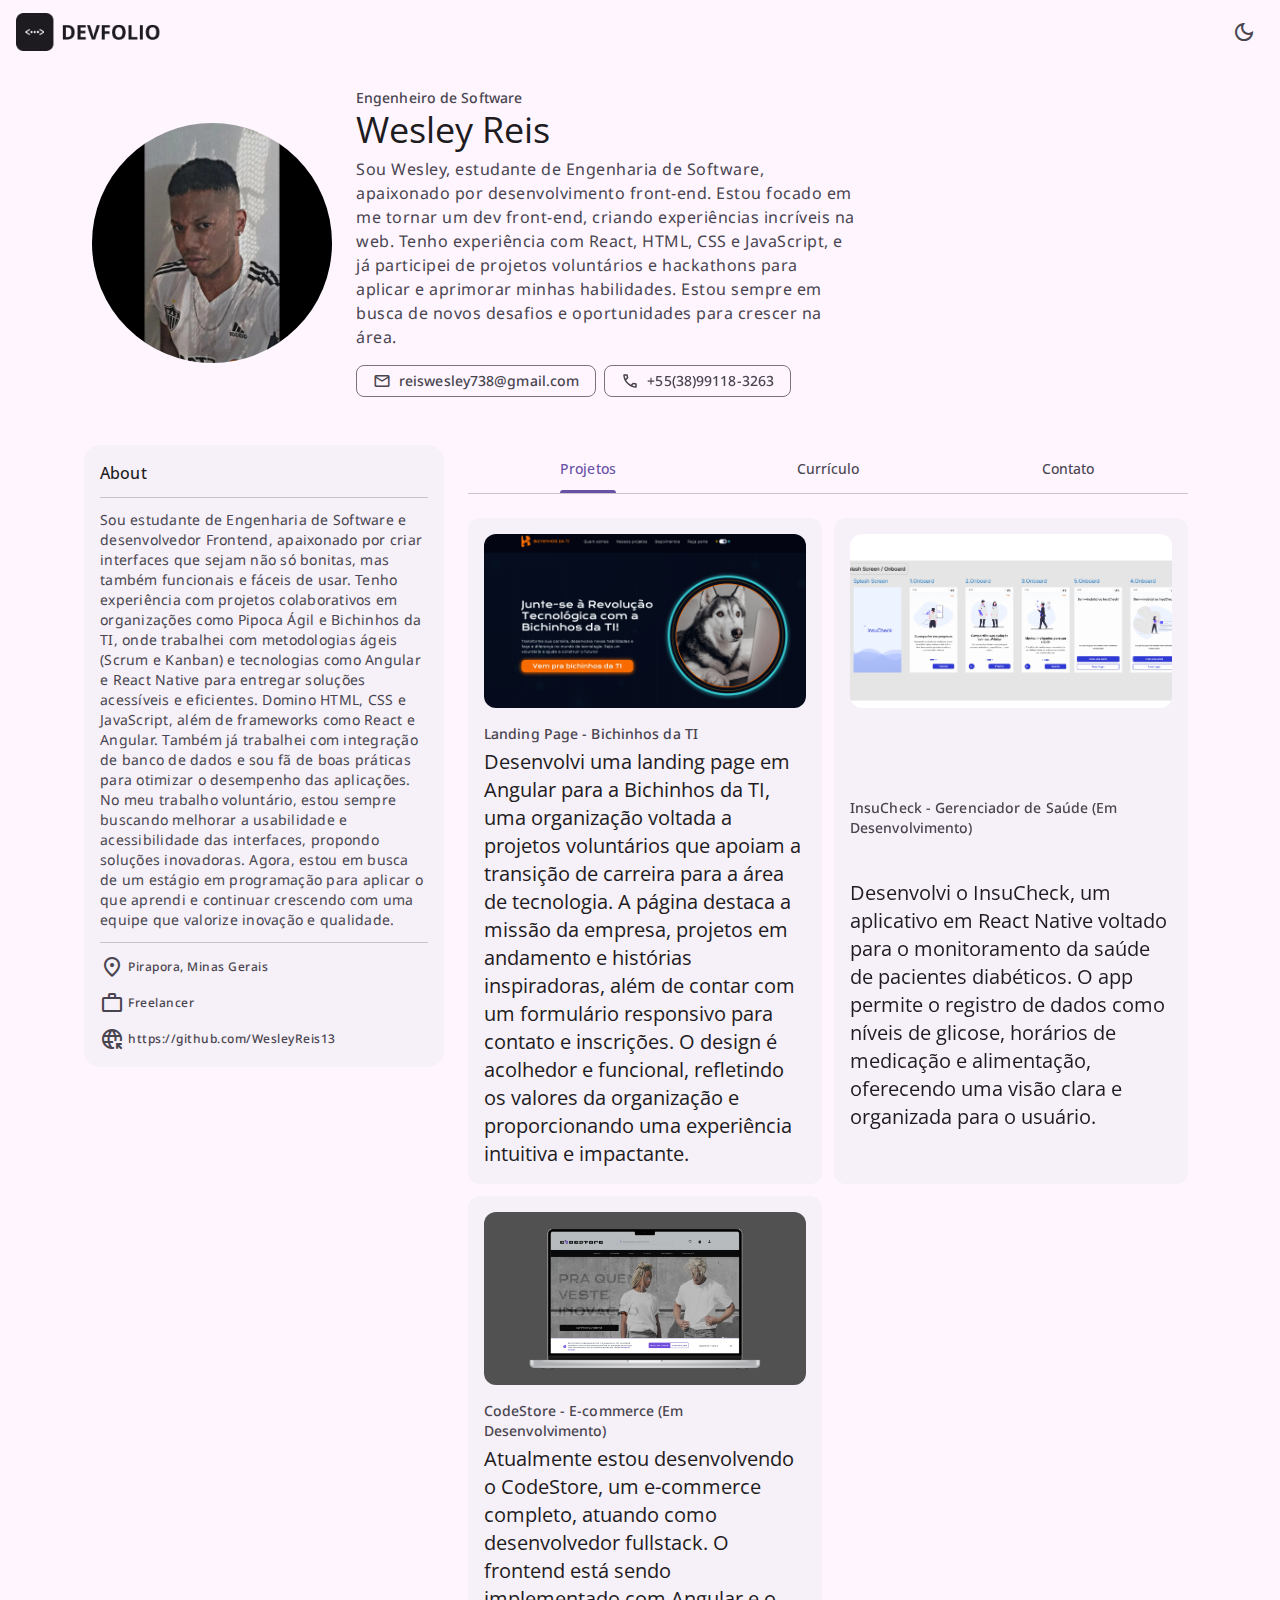
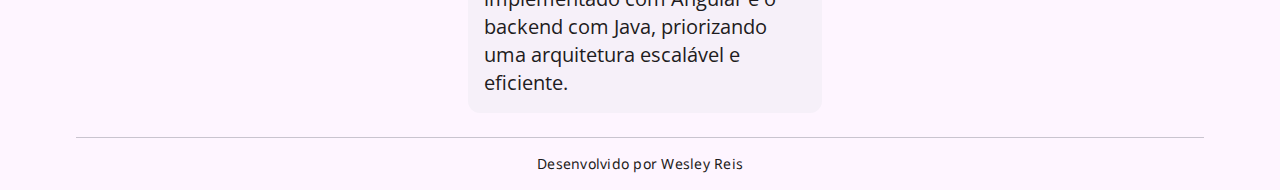
<file: index.html>
<!DOCTYPE html>
<html lang="pt-br" data-theme="dark">
  <head>
    <meta charset=" UTF-8" />
    <meta name="viewport" content="width=device-width, initial-scale=1.0" />

    <!-- 
    - meta tags
  -->
    <title>Devfolio - A software engineer portfolio</title>
    <meta name="title" content="Devfolio - A software engineer portfolio" />
    <meta
      name="description"
      content="This is a personal portfolio made by codewithsadee"
    />

    <!-- 
    - favicon
  -->
    <link rel="shortcut icon" href="./favicon.svg" type="image/svg+xml" />

    <!-- 
    - google font link
  -->
    <link rel="preconnect" href="https://fonts.googleapis.com" />
    <link rel="preconnect" href="https://fonts.gstatic.com" crossorigin />
    <link
      href="https://fonts.googleapis.com/css2?family=Noto+Sans:wght@400;500&family=Open+Sans:wght@400;500&display=swap"
      rel="stylesheet"
    />

    <!-- 
    - material icon link
  -->
    <link
      rel="stylesheet"
      href="https://fonts.googleapis.com/css2?family=Material+Symbols+Outlined:opsz,wght,FILL,GRAD@24,400,0,0"
    />

    <!-- 
    - custom css link
  -->
    <link rel="stylesheet" href="./css/style.css" />
  </head>

  <body>
    <!-- 
    - #TOP BAR
  -->

    <header class="topbar">
      <a href="#" class="logo">
        <img
          src="./assets/images/Logo_dark.png"
          alt="Devfolio"
          width="145"
          height="32"
          class="dark"
        />
        <img
          src="./assets/images/Logo_light.png"
          alt="Devfolio"
          width="145"
          height="32"
          class="light"
        />
      </a>

      <button class="icon-btn theme-btn" data-theme-btn>
        <span class="material-symbols-outlined dark" aria-hidden="true">
          dark_mode
        </span>
        <span class="material-symbols-outlined light" aria-hidden="true">
          light_mode
        </span>

        <div class="state-layer"></div>
      </button>
    </header>

    <main>
      <article>
        <!-- 
        - #HERO
      -->

        <section class="section hero">
          <div class="container">
            <figure
              class="hero-banner img-holder"
              style="--width: 240; --height: 240"
            >
              <img
                src="./assets/images/wesley.jpeg"
                width="240"
                height="240"
                alt="Ahmed Khalid"
                class="img-cover"
              />
            </figure>

            <div class="hero-content">
              <span class="label-large section-subtitle"
                >Engenheiro de Software</span
              >

              <h1 class="display-small">Wesley Reis</h1>

              <p class="body-large section-text">
                Sou Wesley, estudante de Engenharia de Software, apaixonado por
                desenvolvimento front-end. Estou focado em me tornar um dev
                front-end, criando experiências incríveis na web. Tenho
                experiência com React, HTML, CSS e JavaScript, e já participei
                de projetos voluntários e hackathons para aplicar e aprimorar
                minhas habilidades. Estou sempre em busca de novos desafios e
                oportunidades para crescer na área.
              </p>

              <div class="btn-wrapper">
                <a href="mailto:reiswesley738@gmail.com" class="chip">
                  <span class="material-symbols-outlined" aria-hidden="true">
                    mail
                  </span>

                  <span class="label-large">reiswesley738@gmail.com</span>

                  <div class="state-layer"></div>
                </a>

                <a href="https://wa.me/5538991183263?text=" class="chip">
                  <span class="material-symbols-outlined" aria-hidden="true">
                    call
                  </span>

                  <span class="label-large">+55(38)99118-3263</span>

                  <div class="state-layer"></div>
                </a>
              </div>
            </div>
          </div>
        </section>

        <!-- 
        - #MAIN CONTENT
      -->

        <div class="article">
          <div class="about-card">
            <h2 class="card-title title-medium">About</h2>

            <p class="body-medium card-text">
              Sou estudante de Engenharia de Software e desenvolvedor Frontend,
              apaixonado por criar interfaces que sejam não só bonitas, mas
              também funcionais e fáceis de usar. Tenho experiência com projetos
              colaborativos em organizações como Pipoca Ágil e Bichinhos da TI,
              onde trabalhei com metodologias ágeis (Scrum e Kanban) e
              tecnologias como Angular e React Native para entregar soluções
              acessíveis e eficientes. Domino HTML, CSS e JavaScript, além de
              frameworks como React e Angular. Também já trabalhei com
              integração de banco de dados e sou fã de boas práticas para
              otimizar o desempenho das aplicações. No meu trabalho voluntário,
              estou sempre buscando melhorar a usabilidade e acessibilidade das
              interfaces, propondo soluções inovadoras. Agora, estou em busca de
              um estágio em programação para aplicar o que aprendi e continuar
              crescendo com uma equipe que valorize inovação e qualidade.
            </p>

            <ul class="about-list">
              <li class="list-item">
                <span class="material-symbols-outlined" aria-hidden="true">
                  location_on
                </span>

                <span class="label-medium">Pirapora, Minas Gerais</span>
              </li>

              <li class="list-item">
                <span class="material-symbols-outlined" aria-hidden="true">
                  work
                </span>

                <span class="label-medium">Freelancer</span>
              </li>

              <li class="list-item">
                <span class="material-symbols-outlined" aria-hidden="true">
                  captive_portal
                </span>

                <a href="https://github.com/WesleyReis13" class="label-medium"
                  >https://github.com/WesleyReis13</a
                >
              </li>
            </ul>
          </div>

          <div>
            <!-- 
            - #PRIMARY TABS
          -->

            <div class="primary-tabs">
              <button class="tab-btn active" data-tab-btn="project">
                <span class="tab-text title-small">Projetos</span>

                <div class="state-layer"></div>
              </button>

              <button class="tab-btn" data-tab-btn="resume">
                <span class="tab-text title-small">Currículo</span>

                <div class="state-layer"></div>
              </button>

              <button class="tab-btn" data-tab-btn="contact">
                <span class="tab-text title-small">Contato</span>

                <div class="state-layer"></div>
              </button>
            </div>

            <!-- 
            - #PORJECT
          -->

            <section
              class="section tab-content active"
              data-tab-content="project"
            >
              <div class="container">
                <div class="project-list">
                  <div class="card">
                    <figure
                      class="card-banner img-holder"
                      style="--width: 334; --height: 180"
                    >
                      <img
                        src="./assets/images/LpImage.png"
                        alt="Landing Page para fotógrafo"
                        width="334"
                        height="180"
                        class="img-cover"
                      />
                    </figure>

                    <div class="card-content">
                      <span class="label-large card-subtitle"
                        >Landing Page - Bichinhos da TI</span
                      >

                      <h3 class="title-large card-title">
                        Desenvolvi uma landing page em Angular para a Bichinhos
                        da TI, uma organização voltada a projetos voluntários
                        que apoiam a transição de carreira para a área de
                        tecnologia. A página destaca a missão da empresa,
                        projetos em andamento e histórias inspiradoras, além de
                        contar com um formulário responsivo para contato e
                        inscrições. O design é acolhedor e funcional, refletindo
                        os valores da organização e proporcionando uma
                        experiência intuitiva e impactante.
                      </h3>
                    </div>

                    <a
                      href="https://github.com/Bichinhos-da-TI/bichinhos-da-ti-lp"
                      class="state-layer"
                    ></a>
                  </div>

                  <div class="card">
                    <figure
                      class="card-banner img-holder"
                      style="--width: 334; --height: 180"
                    >
                      <img
                        src="./assets/images/InsuCheckImage.png"
                        alt="Cook.io - Recipe App"
                        width="334"
                        height="180"
                        class="img-cover"
                      />
                    </figure>

                    <div class="card-content">
                      <span class="label-large card-subtitle"
                        >InsuCheck - Gerenciador de Saúde (Em
                        Desenvolvimento)</span
                      >

                      <h3 class="title-large card-title">
                        Desenvolvi o InsuCheck, um aplicativo em React Native
                        voltado para o monitoramento da saúde de pacientes
                        diabéticos. O app permite o registro de dados como
                        níveis de glicose, horários de medicação e alimentação,
                        oferecendo uma visão clara e organizada para o usuário.
                      </h3>
                    </div>

                    <a
                      href="https://github.com/Ameglebm/AppPipocaAgil"
                      class="state-layer"
                    ></a>
                  </div>

                  <div class="card">
                    <figure
                      class="card-banner img-holder"
                      style="--width: 334; --height: 180"
                    >
                      <img
                        src="./assets/images/CodeStoreImage.png"
                        alt="CodeStoreImage"
                        width="334"
                        height="180"
                        class="img-cover"
                      />
                    </figure>

                    <div class="card-content">
                      <span class="label-large card-subtitle"
                        >CodeStore - E-commerce (Em Desenvolvimento)</span
                      >

                      <h3 class="title-large card-title">
                        Atualmente estou desenvolvendo o CodeStore, um
                        e-commerce completo, atuando como desenvolvedor
                        fullstack. O frontend está sendo implementado com
                        Angular e o backend com Java, priorizando uma
                        arquitetura escalável e eficiente.
                      </h3>
                    </div>

                    <a
                      href="https://github.com/Bichinhos-da-TI/ecommerce-frontend"
                      class="state-layer"
                    ></a>
                  </div>
                </div>
              </div>
            </section>

            <!-- 
            - #RESUME
          -->

            <section
              class="section tab-content resume-tab"
              data-tab-content="resume"
            >
              <div class="container">
                <h2 class="section-title title-small">Experience</h2>

                <ul class="list">
                  <li class="resume-item">
                    <div class="resume-card">
                      <p class="body-large">
                        Desenvolvedor Front-end (voluntário), Pipoca Agil
                      </p>

                      <span class="label-medium card-subtitle"
                        >Abril 2024 - Momento</span
                      >

                      <span class="body-medium card-text"
                        >Desenvolvo interfaces responsivas com foco em
                        usabilidade e acessibilidade. Utilizo tecnologias como
                        HTML, CSS, JavaScript e React para garantir
                        compatibilidade e eficiência. Trabalho colaborativamente
                        em equipes ágeis, implementando melhorias em tempo real
                        e seguindo as melhores práticas do desenvolvimento.
                      </span>
                    </div>
                  </li>

                  <li class="resume-item">
                    <div class="resume-card">
                      <p class="body-large">
                        Desenvolvedor Front-end (voluntário), Bichinhos da TI
                      </p>

                      <span class="label-medium card-subtitle"
                        >Maio 2024 - Momento</span
                      >

                      <span class="body-medium card-text">
                        Desenvolvo componentes visuais personalizados que
                        refletem a missão da organização, criando interfaces
                        intuitivas e envolventes. Colaboro com desenvolvedores e
                        stakeholders para implementar melhorias contínuas no
                        código, otimizando desempenho. Engajo-me em encontros
                        técnicos e sessões de planejamento, propondo soluções
                        criativas para aumentar a acessibilidade e eficiência da
                        plataforma.
                      </span>
                    </div>
                  </li>
                </ul>

                <h2 class="section-title title-small">Educação</h2>

                <ul class="list">
                  <li class="resume-item">
                    <div class="resume-card">
                      <p class="body-large">
                        Certificação em desenvolvimento web (Udemy)
                      </p>

                      <span class="label-medium card-subtitle">2024</span>
                    </div>
                  </li>

                  <li class="resume-item">
                    <div class="resume-card">
                      <p class="body-large">
                        Cursando Engenharia de Software, Estacio de Sá.
                      </p>

                      <span class="label-medium card-subtitle">2024-2028</span>
                    </div>
                  </li>
                </ul>

                <h2 class="section-title title-small">
                  Skills and Technologies
                </h2>

                <ul class="resume-bottom-list">
                  <li class="resume-bottom-item">
                    <img
                      src="./assets/images/html5.svg"
                      width="28"
                      height="28"
                      loading="lazy"
                      alt="HTML5"
                      class="icon"
                    />

                    <span class="label-medium">HTML5</span>
                  </li>

                  <li class="resume-bottom-item">
                    <img
                      src="./assets/images/css3.svg"
                      width="28"
                      height="28"
                      loading="lazy"
                      alt="CSS3"
                      class="icon"
                    />

                    <span class="label-medium">CSS3</span>
                  </li>

                  <li class="resume-bottom-item">
                    <img
                      src="./assets/images/javascript.svg"
                      width="28"
                      height="28"
                      loading="lazy"
                      alt="JavaScript"
                      class="icon"
                    />

                    <span class="label-medium">JavaScript</span>
                  </li>

                  <li class="resume-bottom-item">
                    <img
                      src="./assets/images/react.js.svg"
                      width="28"
                      height="28"
                      loading="lazy"
                      alt="React.js"
                      class="icon"
                    />

                    <span class="label-medium">React.js</span>
                  </li>

                  <li class="resume-bottom-item">
                    <img
                      src="./assets/images/github.svg"
                      width="28"
                      height="28"
                      loading="lazy"
                      alt="GitHub"
                      class="icon"
                    />

                    <span class="label-medium">GitHub</span>
                  </li>

                  <li class="resume-bottom-item">
                    <img
                      src="./assets/images/VS_code.svg"
                      width="28"
                      height="28"
                      loading="lazy"
                      alt="VS Code"
                      class="icon"
                    />

                    <span class="label-medium">VS Code</span>
                  </li>
                </ul>
              </div>
            </section>

            <!-- 
            - #CONTACT
          -->

            <section
              class="section tab-content contact-tab"
              data-tab-content="contact"
            >
              <div class="container">
                <div class="contact-info">
                  <h4 class="section-title title-small">Contato</h4>

                  <ul class="contact-info-list">
                    <li class="contact-info-item">
                      <div class="icon-box">
                        <span
                          class="material-symbols-outlined"
                          aria-hidden="true"
                        >
                          mail
                        </span>
                      </div>

                      <div class="info-content">
                        <p class="label-small info-title">Email</p>

                        <a
                          href="mailto:reiswesley738@gmail.com"
                          class="label-small info-text"
                          >reiswesley738@gmail.com</a
                        >
                      </div>
                    </li>

                    <li class="contact-info-item">
                      <div class="icon-box">
                        <span
                          class="material-symbols-outlined"
                          aria-hidden="true"
                        >
                          call
                        </span>
                      </div>

                      <div class="info-content">
                        <p class="label-small info-title">Telefone</p>

                        <a
                          href="https://wa.me/5538991183263?text="
                          class="label-small info-text"
                          >+55(38)99918-3263</a
                        >
                      </div>
                    </li>

                    <li class="contact-info-item">
                      <div class="icon-box">
                        <span
                          class="material-symbols-outlined"
                          aria-hidden="true"
                        >
                          location_on
                        </span>
                      </div>

                      <div class="info-content">
                        <p class="label-small info-title">Endereço</p>

                        <a href="#" class="label-small info-text"
                          >Presidente Costa e Silva 496,Industrial, Pirapora
                          Mg</a
                        >
                      </div>
                    </li>
                  </ul>

                  <h4 class="title-small">Redes Sociais</h4>

                  <div class="social-list">
                    <a href="https://x.com/home?lang=pt-br" class="social-item">
                      <svg
                        width="24"
                        height="24"
                        viewBox="0 0 24 24"
                        fill="none"
                        xmlns="http://www.w3.org/2000/svg"
                      >
                        <path
                          d="M0.473114 19.5949C2.71038 21.0092 5.30432 21.7567 7.95111 21.7499C11.8611 21.7499 15.4441 20.2479 18.0411 17.5209C20.5261 14.9109 21.8931 11.4039 21.8251 7.84489C22.7671 7.03889 23.8751 5.49989 23.8751 3.99989C23.8752 3.86772 23.8403 3.73787 23.7741 3.6235C23.7078 3.50914 23.6125 3.41431 23.4978 3.34864C23.3831 3.28296 23.253 3.24876 23.1209 3.24951C22.9887 3.25026 22.8591 3.28592 22.7451 3.35289C21.8601 3.87289 21.0531 4.00889 20.2231 3.77589C18.5281 2.12389 16.0051 1.77589 13.8791 2.92189C12.0211 3.92189 10.9881 5.75189 11.0811 7.75189C7.93042 7.36754 5.04621 5.79215 3.02011 3.34889C2.94318 3.2558 2.8449 3.18267 2.73363 3.13571C2.62237 3.08875 2.50141 3.06936 2.38104 3.07917C2.26067 3.08899 2.14445 3.12773 2.04226 3.1921C1.94008 3.25647 1.85495 3.34456 1.79411 3.44889C0.820114 5.11689 0.830114 7.04989 1.67711 8.61089C1.49365 8.6414 1.32712 8.73647 1.20757 8.87894C1.08802 9.02141 1.02331 9.20191 1.02511 9.38789C1.02767 10.147 1.19358 10.8967 1.51159 11.5861C1.8296 12.2754 2.29225 12.8882 2.86811 13.3829C2.7659 13.481 2.69361 13.6061 2.65963 13.7436C2.62564 13.8811 2.63136 14.0255 2.67611 14.1599C2.92094 14.8903 3.31964 15.5596 3.84529 16.1227C4.37094 16.6857 5.0113 17.1295 5.72311 17.4239C4.24373 18.1297 2.59555 18.4049 0.967114 18.2179C0.183114 18.1119 -0.203886 19.1659 0.473114 19.5949ZM8.15611 17.6809C8.71711 17.2499 8.41912 16.3519 7.71511 16.3369C7.11476 16.3242 6.5254 16.1734 5.99268 15.8963C5.45995 15.6192 4.99818 15.2232 4.64311 14.7389C4.989 14.7179 5.33198 14.663 5.66711 14.5749C6.42811 14.3689 6.39211 13.2709 5.61911 13.1159C4.94279 12.9805 4.31525 12.6659 3.80211 12.205C3.28896 11.7441 2.90906 11.1539 2.70211 10.4959C3.07911 10.5889 3.46311 10.6409 3.84611 10.6479C4.60511 10.6519 4.89211 9.67889 4.27311 9.27189C2.87811 8.35289 2.28311 6.72989 2.67711 5.20389C5.13146 7.68603 8.42756 9.15727 11.9141 9.32689C12.0298 9.33266 12.1453 9.3115 12.2515 9.26508C12.3577 9.21866 12.4516 9.14824 12.5259 9.05937C12.6003 8.97049 12.653 8.86558 12.6799 8.75288C12.7068 8.64018 12.7072 8.52277 12.6811 8.40989C12.2061 6.35089 13.3561 4.90789 14.5911 4.24289C15.8131 3.58289 17.7751 3.37689 19.2791 4.95489C19.7261 5.42589 21.2341 5.44389 22.0011 5.26489C21.6571 5.91289 21.1281 6.52789 20.6331 6.87389C20.5293 6.9466 20.4455 7.04444 20.3897 7.15829C20.3339 7.27213 20.3079 7.39826 20.3141 7.52489C20.4751 10.8099 19.2511 14.0759 16.9561 16.4849C14.6441 18.9119 11.4471 20.2489 7.95211 20.2489C6.56211 20.2489 5.19911 20.0229 3.91111 19.5869C5.45111 19.2889 6.91411 18.6369 8.15611 17.6809Z"
                          style="fill: var(--on-surface-variant)"
                        />
                      </svg>
                    </a>

                    <a
                      href="https://github.com/WesleyReis13"
                      class="social-item"
                    >
                      <svg
                        width="24"
                        height="24"
                        viewBox="0 0 24 24"
                        fill="none"
                        xmlns="http://www.w3.org/2000/svg"
                      >
                        <g clip-path="url(#clip0_66_1649)">
                          <path
                            d="M0.184072 10.462C-0.594929 15.368 1.58507 21.285 8.30707 23.468C8.42707 23.49 8.53807 23.5 8.64207 23.5C9.42407 23.5 9.96207 22.918 9.96207 22.2C9.86507 21.677 10.3451 19.558 9.04207 19.843C6.52307 20.379 6.22107 18.972 5.83707 18.236C6.92307 19.63 8.55507 19.595 9.78607 19.055C10.4691 18.755 10.1121 17.991 10.4361 17.712C10.5468 17.6167 10.6273 17.4911 10.6677 17.3507C10.7081 17.2103 10.7065 17.0611 10.6633 16.9216C10.6201 16.782 10.537 16.6581 10.4244 16.5651C10.3117 16.4721 10.1743 16.414 10.0291 16.398C7.71507 16.143 5.57207 15.397 5.57207 11.696C5.57207 9.52797 7.07707 9.33397 6.66207 8.42697C6.64707 8.39397 6.32907 7.67297 6.61707 6.57797C8.03607 6.83997 8.68907 7.85797 9.37007 7.67497C11.0571 7.21497 12.9141 7.21497 14.6001 7.67497C15.3041 7.86397 15.8071 6.87397 17.3381 6.57197C17.7791 8.22597 16.8651 8.62997 17.4411 9.24897C18.0731 9.92897 18.3941 10.752 18.3941 11.696C18.3941 17.26 13.6771 15.653 13.2931 16.916C13.2501 17.0565 13.2495 17.2065 13.2913 17.3474C13.3331 17.4882 13.4155 17.6136 13.5281 17.708C14.1381 18.221 14.0581 19.538 13.9931 20.597C13.9261 21.695 13.8681 22.642 14.4751 23.176C14.6891 23.366 15.0701 23.569 15.7591 23.429C22.3931 21.298 24.5891 15.407 23.8221 10.512C21.7261 -2.85603 2.29607 -2.84003 0.184072 10.462ZM8.45407 21.44L8.45807 21.945C7.95288 21.7709 7.46008 21.5628 6.98307 21.322C7.40807 21.431 7.89607 21.478 8.45407 21.44ZM8.82407 17.74L8.80907 17.82C7.95607 18.072 7.30007 17.821 6.85207 17.068L6.85107 17.066C7.53107 17.43 8.23207 17.626 8.82407 17.74ZM12.0001 1.99997C23.8331 1.99997 26.5021 18.267 15.4691 21.941C15.4311 21.644 15.4661 21.084 15.4901 20.689C15.5481 19.738 15.6161 18.63 15.2771 17.704C20.3651 16.645 20.7901 11.058 18.8311 8.56897C19.0741 7.61697 18.9761 5.37997 18.1021 5.10597C17.8961 5.04097 16.7971 4.80197 14.6651 6.14297C12.9023 5.72648 11.0668 5.72648 9.30407 6.14297C8.24007 5.47597 5.84207 4.39097 5.38207 5.54297C4.84807 6.88497 4.97507 7.96997 5.13407 8.57297C3.39507 10.777 3.91607 14.467 5.66807 16.199C4.67507 15.724 3.30707 15.562 3.01207 16.513C2.68907 17.55 3.92407 17.424 4.69107 19.317C4.76407 19.553 4.89907 19.83 5.10607 20.105C-1.70493 14.54 1.58107 1.99997 12.0001 1.99997Z"
                            style="fill: var(--on-surface-variant)"
                          />
                        </g>
                        <defs>
                          <clipPath id="clip0_66_1649">
                            <rect width="24" height="24" fill="white" />
                          </clipPath>
                        </defs>
                      </svg>
                    </a>

                    <a href="#" class="social-item">
                      <svg
                        width="24"
                        height="24"
                        viewBox="0 0 24 24"
                        fill="none"
                        xmlns="http://www.w3.org/2000/svg"
                      >
                        <g clip-path="url(#clip0_66_1657)">
                          <mask
                            id="mask0_66_1657"
                            style="mask-type: luminance"
                            maskUnits="userSpaceOnUse"
                            x="0"
                            y="0"
                            width="24"
                            height="24"
                          >
                            <path
                              d="M0 7.05719e-05H23.9999V24H0V7.05719e-05Z"
                              fill="white"
                            />
                          </mask>
                          <g mask="url(#mask0_66_1657)">
                            <path
                              d="M23.062 12C23.0596 12.9866 23.0485 13.9731 23.035 14.9596C23.0187 16.1498 23.0003 17.3405 22.7018 18.5103C22.3888 19.7371 21.7715 20.795 20.811 21.5783C19.7989 22.4036 18.5755 22.8375 17.2552 22.9178C15.5039 23.0243 13.7519 23.0664 12 23.0622C10.248 23.0664 8.496 23.0243 6.7448 22.9178C5.42443 22.8375 4.20109 22.4036 3.18897 21.5783C2.2285 20.795 1.61116 19.7371 1.29813 18.5103C0.999629 17.3405 0.981255 16.1498 0.964989 14.9596C0.951489 13.9731 0.940285 12.9866 0.937988 12C0.940285 11.0135 0.951489 10.0269 0.964989 9.04045C0.981255 7.85025 0.999629 6.65954 1.29813 5.48973C1.61116 4.26301 2.2285 3.20505 3.18897 2.42182C4.20109 1.59644 5.42443 1.16262 6.7448 1.08232C8.496 0.97582 10.248 0.933726 12 0.937851C13.7519 0.933726 15.5039 0.97582 17.2552 1.08232C18.5755 1.16262 19.7989 1.59644 20.811 2.42182C21.7715 3.20505 22.3888 4.26301 22.7018 5.48973C23.0003 6.65954 23.0187 7.85025 23.035 9.04045C23.0485 10.0269 23.0596 11.0135 23.062 12Z"
                              style="stroke: var(--on-surface-variant)"
                              stroke-width="1.5"
                              stroke-miterlimit="10"
                            />
                            <path
                              d="M16.875 12C16.875 14.7183 14.6714 16.9219 11.9531 16.9219C9.23484 16.9219 7.03125 14.7183 7.03125 12C7.03125 9.28174 9.23484 7.07815 11.9531 7.07815C14.6714 7.07815 16.875 9.28174 16.875 12Z"
                              style="stroke: var(--on-surface-variant)"
                              stroke-width="1.5"
                              stroke-miterlimit="10"
                            />
                            <path
                              d="M19.875 5.67188C19.875 6.4485 19.2454 7.07812 18.4687 7.07812C17.6921 7.07812 17.0625 6.4485 17.0625 5.67188C17.0625 4.89526 17.6921 4.26563 18.4687 4.26563C19.2454 4.26563 19.875 4.89526 19.875 5.67188Z"
                              style="fill: var(--on-surface-variant)"
                            />
                          </g>
                        </g>
                        <defs>
                          <clipPath id="clip0_66_1657">
                            <rect width="24" height="24" fill="white" />
                          </clipPath>
                        </defs>
                      </svg>
                    </a>
                  </div>
                </div>

                <div class="contact-form">
                  <h3 class="title-large">Vamos trabalhar juntos.</h3>

                  <form action="" method="post" class="input-wrapper">
                    <input
                      type="text"
                      name="name"
                      placeholder="Nome*"
                      required
                      class="input-field"
                    />

                    <input
                      type="email"
                      name="email"
                      placeholder="Email*"
                      required
                      class="input-field"
                    />

                    <input
                      type="text"
                      name="subject"
                      placeholder="Assunto"
                      class="input-field"
                    />

                    <textarea
                      name="message"
                      placeholder="Mensagem*"
                      required
                      class="textarea"
                    ></textarea>

                    <button class="btn" type="submit">
                      <span class="label-large">Enviar mensagem</span>

                      <div class="state-layer"></div>
                    </button>
                  </form>
                </div>
              </div>
            </section>
          </div>
        </div>
      </article>
    </main>

    <!-- 
    - #FOOTER
  -->

    <footer class="footer">
      <div class="container">
        <p class="body-medium">Desenvolvido por Wesley Reis</p>
      </div>
    </footer>

    <!-- 
    - custom js link
  -->
    <script src="./js/script.js"></script>
  </body>
</html>
</file>
<file: css/style.css>
/*-----------------------------------*\
  #style.css
\*-----------------------------------*/

/**
 * copyright 2023 codewithsadee
 */





/*-----------------------------------*\
  #CUSTOM PROPERTY
\*-----------------------------------*/

:root {

  /**
   * COLORS
   */

  /* light theme */
  --background-light: hsl(293, 100%, 98%);
  --on-background-light: hsl(264, 8%, 12%);
  --surface-light: hsl(293, 100%, 98%);
  --on-surface-light: hsl(264, 8%, 12%);
  --on-surface-variant-light: hsl(264, 7%, 29%);
  --surface-container-low-light: hsl(278, 44%, 96%);
  --surface-container-light: hsl(276, 38%, 95%);
  --surface-bright-light: hsl(293, 100%, 98%);
  --primary-light: hsl(256, 34%, 48%);
  --on-primary-light: hsl(0, 0%, 100%);
  --outline-light: hsl(270, 4%, 47%);
  --outline-variant-light: hsl(270, 11%, 79%);

  /* dark theme */
  --background-dark: hsl(260, 14%, 8%);
  --on-background-dark: hsl(280, 17%, 90%);
  --surface-dark: hsl(260, 14%, 8%);
  --on-surface-dark: hsl(280, 17%, 90%);
  --on-surface-variant-dark: hsl(270, 11%, 79%);
  --surface-container-low-dark: hsl(264, 8%, 12%);
  --surface-container-dark: hsl(257, 10%, 14%);
  --surface-bright-dark: hsl(270, 5%, 23%);
  --primary-dark: hsl(258, 100%, 87%);
  --on-primary-dark: hsl(259, 58%, 28%);
  --outline-dark: hsl(264, 5%, 58%);
  --outline-variant-dark: hsl(264, 7%, 29%);

  /**
   * TYPOGRAPHY
   */

  /* font family */
  --font-primary: 'Open Sans', sans-serif;
  --font-secondary: 'Noto Sans', sans-serif;

  /* font size */
  --base-font-size: 62.5%;
  --display-large: 5.7rem;
  --display-medium: 4.5rem;
  --display-small: 3.6rem;
  --headline-large: 3.2rem;
  --headline-medium: 2.8rem;
  --headline-small: 2.4rem;
  --title-large: 2rem;
  --title-medium: 1.6rem;
  --title-small: 1.4rem;
  --label-large: 1.4rem;
  --label-medium: 1.2rem;
  --label-small: 1.1rem;
  --body-large: 1.6rem;
  --body-medium: 1.4rem;
  --body-small: 1.2rem;

  /* font weight */
  --weight-regular: 400;
  --weight-medium: 500;

  /**
   * BORDER RADIUS
   */

  --radius-extra-small: 4px;
  --radius-small: 8px;
  --radius-medium: 12px;
  --radius-large: 16px;
  --radius-full: 500px;
  --radius-circle: 50%;

  /**
   * BOX SHADOW
   */

  --elevation-1: 0px 1px 3px 1px #00000026, 0px 1px 2px 0px #0000004d;

  /**
   * OTHER
   */

  --section-padding: 24px;
  --top-bar-height: 64px;

}

[data-theme="light"] {

  color-scheme: light;

  --background: var(--background-light);
  --on-background: var(--on-background-light);
  --surface: var(--surface-light);
  --on-surface: var(--on-surface-light);
  --on-surface-variant: var(--on-surface-variant-light);
  --surface-container-low: var(--surface-container-low-light);
  --surface-container: var(--surface-container-light);
  --surface-bright: var(--surface-bright-light);
  --primary: var(--primary-light);
  --on-primary: var(--on-primary-light);
  --outline: var(--outline-light);
  --outline-variant: var(--outline-variant-light);

}

[data-theme="dark"] {

  color-scheme: dark;

  --background: var(--background-dark);
  --on-background: var(--on-background-dark);
  --surface: var(--surface-dark);
  --on-surface: var(--on-surface-dark);
  --on-surface-variant: var(--on-surface-variant-dark);
  --surface-container-low: var(--surface-container-low-dark);
  --surface-container: var(--surface-container-dark);
  --surface-bright: var(--surface-bright-dark);
  --primary: var(--primary-dark);
  --on-primary: var(--on-primary-dark);
  --outline: var(--outline-dark);
  --outline-variant: var(--outline-variant-dark);

}

@media (prefers-reduced-motion: no-preference) {

  :root {

    /**
     * TRANSITION
     */

    /* duration */
    --motion-duration-short-1: 100ms;

    /* easing */
    --motion-easing-linear: cubic-bezier(0, 0, 1, 1);

  }

}





/*-----------------------------------*\
  #RESET
\*-----------------------------------*/

*,
*::before,
*::after {
  margin: 0;
  padding: 0;
  box-sizing: border-box;
}

li { list-style: none; }

a,
img,
span,
input,
button,
textarea { display: block; }

a {
  color: inherit;
  text-decoration: none;
}

img { height: auto; }

input,
button,
textarea {
  background: none;
  border: none;
  font: inherit;
}

input,
textarea { width: 100%; }

button { cursor: pointer; }

textarea { resize: none; }

html {
  font-family: var(--font-secondary);
  font-size: var(--base-font-size);
  scroll-behavior: smooth;
}

body {
  background-color: var(--background);
  color: var(--on-background);
  font-size: var(--body-large);
}





/*-----------------------------------*\
  #TYPOGRAPHY
\*-----------------------------------*/

.display-large {
  font-family: var(--font-primary);
  font-size: var(--display-large);
  font-weight: var(--weight-regular);
  line-height: 64px;
  letter-spacing: -0.25px;
}

.display-medium {
  font-family: var(--font-primary);
  font-size: var(--display-medium);
  font-weight: var(--weight-regular);
  line-height: 52px;
}

.display-small {
  font-family: var(--font-primary);
  font-size: var(--display-small);
  font-weight: var(--weight-regular);
  line-height: 44px;
}

.headline-large {
  font-family: var(--font-primary);
  font-size: var(--headline-large);
  font-weight: var(--weight-regular);
  line-height: 40px;
}

.headline-medium {
  font-family: var(--font-primary);
  font-size: var(--headline-medium);
  font-weight: var(--weight-regular);
  line-height: 36px;
}

.headline-small {
  font-family: var(--font-primary);
  font-size: var(--headline-small);
  font-weight: var(--weight-regular);
  line-height: 32px;
}

.title-large {
  font-family: var(--font-primary);
  font-size: var(--title-large);
  font-weight: var(--weight-regular);
  line-height: 28px;
}

.title-medium {
  font-family: var(--font-primary);
  font-size: var(--title-medium);
  font-weight: var(--weight-medium);
  line-height: 24px;
  letter-spacing: 0.15px;
}

.title-small {
  font-family: var(--font-primary);
  font-size: var(--title-small);
  font-weight: var(--weight-medium);
  line-height: 20px;
  letter-spacing: 0.1px;
}

.body-large {
  font-size: var(--body-large);
  font-weight: var(--weight-regular);
  line-height: 24px;
  letter-spacing: 0.5px;
}

.body-medium {
  font-size: var(--body-medium);
  font-weight: var(--weight-regular);
  line-height: 20px;
  letter-spacing: 0.25px;
}

.body-small {
  font-size: var(--body-small);
  font-weight: var(--weight-regular);
  line-height: 16px;
  letter-spacing: 0.4px;
}

.label-large {
  font-size: var(--label-large);
  font-weight: var(--weight-medium);
  line-height: 20px;
  letter-spacing: 0.1px;
}

.label-medium {
  font-size: var(--label-medium);
  font-weight: var(--weight-medium);
  line-height: 16px;
  letter-spacing: 0.5px;
}

.label-small {
  font-size: var(--label-small);
  font-weight: var(--weight-medium);
  line-height: 16px;
  letter-spacing: 0.5px;
}





/*-----------------------------------*\
  #REUSED STYLE
\*-----------------------------------*/

.material-symbols-outlined {
  width: 1em;
  height: 1em;
  display: block;
  font-variation-settings: 
  'FILL' 0,
  'wght' 400,
  'GRAD' 0,
  'opsz' 24;
}

:has(> .state-layer) {
  position: relative;
  overflow: hidden;
  z-index: 1;
}

.state-layer {
  position: absolute;
  inset: 0;
  background-color: var(--state-layer-bg);
  transition: var(--motion-duration-short-1) var(--motion-easing-linear);
  opacity: 0;
}

:has(> .state-layer):hover .state-layer { opacity: 0.08; }

:has(> .state-layer):is(:focus, :focus-visible, :active) .state-layer {
  opacity: 0.12;
}

.section { padding-block: var(--section-padding); }

.container { padding-inline: 16px; }

.img-holder {
  aspect-ratio: var(--width) / var(--height);
  background-color: transparent;
  overflow: hidden;
}

.img-cover {
  width: 100%;
  height: 100%;
  object-fit: cover;
}

.tab-content:not(.active) { display: none; }

.section-title { margin-block-end: 16px; }





/*-----------------------------------*\
  #COMPONENT
\*-----------------------------------*/

/**
 * BUTTON
 */

.icon-btn {
  width: 40px;
  height: 40px;
  display: grid;
  place-items: center;
}

.btn {
  height: 40px;
  display: grid;
  place-items: center;
  padding-inline: 24px;
  border-radius: var(--radius-full);
  background-color: var(--primary);
  color: var(--on-primary);
  font-weight: var(--weight-medium);
  overflow: hidden;
  --state-layer-bg: var(--on-primary);
}

.btn:hover:not(:focus) { box-shadow: var(--elevation-1); }


/**
 * TAB
 */

.primary-tabs {
  background-color: var(--background);
  margin-block-start: 24px;
  margin-inline: 16px;
  display: grid;
  grid-template-columns: repeat(3, 1fr);
  justify-content: center;
  border-block-end: 1px solid var(--outline-variant);
}

.tab-btn {
  height: 48px;
  width: 100%;
  display: grid;
  place-content: center;
  background-color: var(--surface);
  color: var(--on-surface-variant);
  --state-layer-bg: var(--on-surface-variant);
}

.tab-btn.active {
  color: var(--primary);
  --state-layer-bg: var(--primary);
}

.tab-text {
  position: relative;
  height: 48px;
  line-height: 48px;
}

.tab-text::after {
  content: "";
  position: absolute;
  bottom: 0;
  left: 0;
  width: 100%;
  height: 3px;
  border-radius: 3px 3px 0 0;
  background-color: var(--primary);
  opacity: 0;
}

.tab-btn.active .tab-text::after { opacity: 1; }


/**
 * CHIP
 */

.chip {
  height: 32px;
  max-width: max-content;
  display: flex;
  justify-content: center;
  align-items: center;
  gap: 8px;
  padding-inline: 16px;
  border: 1px solid var(--outline);
  border-radius: var(--radius-small);
  background-color: var(--surface);
  color: var(--on-surface-variant);
  --state-layer-bg: var(--on-surface-variant);
}

.chip .material-symbols-outlined { font-size: 1.8rem; }


/**
 * CARD
 */

.card {
  background-color: var(--surface-container-low);
  border-radius: var(--radius-medium);
  padding: 16px;
  display: grid;
  gap: 16px;
  --state-layer-bg: var(--on-surface);
}

.card-banner { border-radius: var(--radius-medium); }

.card-content {
  display: grid;
  gap: 4px;
}

.card-subtitle { color: var(--on-surface-variant); }

.card-title { color: var(--on-surface); }


/**
 * INPUT FIELD
 */

.input-field,
.textarea {
  color: var(--on-surface);
  padding: 13px 16px;
  box-shadow: inset 0 0 0 1px var(--outline);
  border-radius: var(--radius-extra-small);
  outline: none;
  transition: box-shadow var(--motion-duration-short-1) var(--motion-easing-linear);
}

.textarea {
  height: 120px;
  padding: 16px;
}

:where(.input-field, .textarea)::placeholder { color: var(--on-surface-variant); }

:where(.input-field, .textarea):focus { box-shadow: inset 0 0 0 2px var(--primary); }





/*-----------------------------------*\
  #TOP BAR
\*-----------------------------------*/

.topbar {
  background-color: var(--background);
  position: fixed;
  top: 0;
  left: 0;
  width: 100%;
  height: var(--top-bar-height);
  display: flex;
  justify-content: space-between;
  align-items: center;
  padding-inline: 16px;
  z-index: 4;
}

[data-theme="dark"] .logo .light,
[data-theme="light"] .logo .dark { display: none; }

[data-theme="dark"] .logo .dark,
[data-theme="light"] .logo .light { display: block; }

.theme-btn {
  color: var(--on-surface-variant);
  --state-layer-bg: var(--on-surface-variant);
  border-radius: var(--radius-full);
  overflow: hidden;
}

[data-theme="dark"] .theme-btn .dark,
[data-theme="light"] .theme-btn .light { display: none; }





/*-----------------------------------*\
  #HERO
\*-----------------------------------*/

.hero { padding-block-start: calc(var(--top-bar-height) + 24px); }

.hero .container {
  display: grid;
  align-items: center;
  gap: 24px;
}

.hero-banner {
  width: 240px;
  border-radius: var(--radius-circle);
}

.hero-content { max-width: 500px; }

.hero .section-subtitle { color: var(--on-surface-variant); }

.hero .section-text {
  margin-block: 5px 16px;
  color: var(--on-surface-variant);
}

.hero .btn-wrapper {
  display: flex;
  flex-wrap: wrap;
  gap: 8px;
}





/*-----------------------------------*\
  #ABOUT CARD
\*-----------------------------------*/

.about-card {
  background-color: var(--surface-container-low);
  color: var(--on-surface-variant);
  margin-inline: 16px;
  padding: 16px;
  margin-block-start: 24px;
  border-radius: var(--radius-large);
}

.about-card .card-title { color: var(--on-surface); }

.about-card .card-text {
  margin-block: 12px;
  padding-block: 12px;
  border-block: 1px solid var(--outline-variant);
}

.about-list {
  display: grid;
  gap: 12px;
}

.list-item {
  display: flex;
  align-items: center;
  gap: 4px;
}





/*-----------------------------------*\
  #PROJECT
\*-----------------------------------*/

.project-list {
  display: grid;
  grid-template-columns: repeat(auto-fit, minmax(260px, 1fr));
  gap: 12px;
}





/*-----------------------------------*\
  #RESUME
\*-----------------------------------*/

.resume-tab .list {
  display: grid;
  grid-template-columns: repeat(auto-fit, minmax(300px, 1fr));
  gap: 24px;
  margin-block-end: 28px;
}

.resume-card {
  display: grid;
  gap: 4px;
}

.resume-card .card-subtitle { color: var(--primary); }

.resume-card .card-text { color: var(--on-surface-variant); }

.resume-bottom-list {
  display: grid;
  grid-template-columns: repeat(auto-fit, minmax(150px, 1fr));
  gap: 12px;
}

.resume-bottom-item {
  background-color: var(--surface-container);
  display: flex;
  align-items: center;
  gap: 8px;
  padding: 12px;
  border-radius: var(--radius-small);
}

.resume-bottom-item .icon { height: 28px; }





/*-----------------------------------*\
  #CONTACT
\*-----------------------------------*/

.contact-tab { padding-block-end: 0; }

.contact-tab .container { padding-block-end: 24px; }

.contact-info,
.contact-info-list {
  display: grid;
  gap: 12px;
}

.contact-info { margin-block-end: 24px; }

.contact-info-list {
  padding-block-end: 12px;
  border-block-end: 1px solid var(--outline-variant);
}

.contact-info-item {
  display: flex;
  align-items: center;
  gap: 12px;
}

.contact-info .icon-box {
  width: 48px;
  height: 48px;
  flex-shrink: 0;
  display: grid;
  place-items: center;
  color: var(--on-surface-variant);
}

.info-content {
  display: grid;
  gap: 4px;
}

.info-title {
  color: var(--on-surface-variant);
  opacity: 0.6;
}

.info-text { color: var(--on-surface-variant); }

.social-list {
  display: flex;
  gap: 12px;
}

.social-item { padding: 12px; }

.input-wrapper {
  margin-block-start: 16px;
  display: grid;
  gap: 10px;
}

.contact-form {
  background-color: var(--surface-container);
  padding: 16px;
  margin-block-end: 16px;
  border-radius: var(--radius-medium);
}





/*-----------------------------------*\
  #FOOTER
\*-----------------------------------*/

.footer .container {
  text-align: center;
  padding: 16px;
  border-block-start: 1px solid var(--outline-variant);
}





/*-----------------------------------*\
  #MEDIA QUERIES
\*-----------------------------------*/

/**
 * responsive for larger than 768px screen
 */

@media (min-width: 768px) {

  /**
   * REUSED STYLE
   */

  .article {
    position: relative;
    display: grid;
    grid-template-columns: 0.5fr 1fr;
    align-items: flex-start;
  }

  .about-card,
  .primary-tabs {
    position: sticky;
    top: 64px;
  }

  .primary-tabs { z-index: 2; }



  /**
   * HERO
   */

  .hero .container { grid-template-columns: 0.2fr 1fr; }

}





/**
 * responsive for larger than 1200px screen
 */

@media (min-width: 1200px) {

  /**
   * REUSED STYLE
   */

  .container,
  .article {
    max-width: 1128px;
    margin-inline: auto;
  }


  /**
   * ABOUT CARD
   */

  .about-card { margin-inline: 8px; }

  /**
   * CONTACT
   */

  .contact-tab .container {
    display: grid;
    align-items: flex-start;
    grid-template-columns: 0.6fr 1fr;
    gap: 24px;
  }

}
</file>
